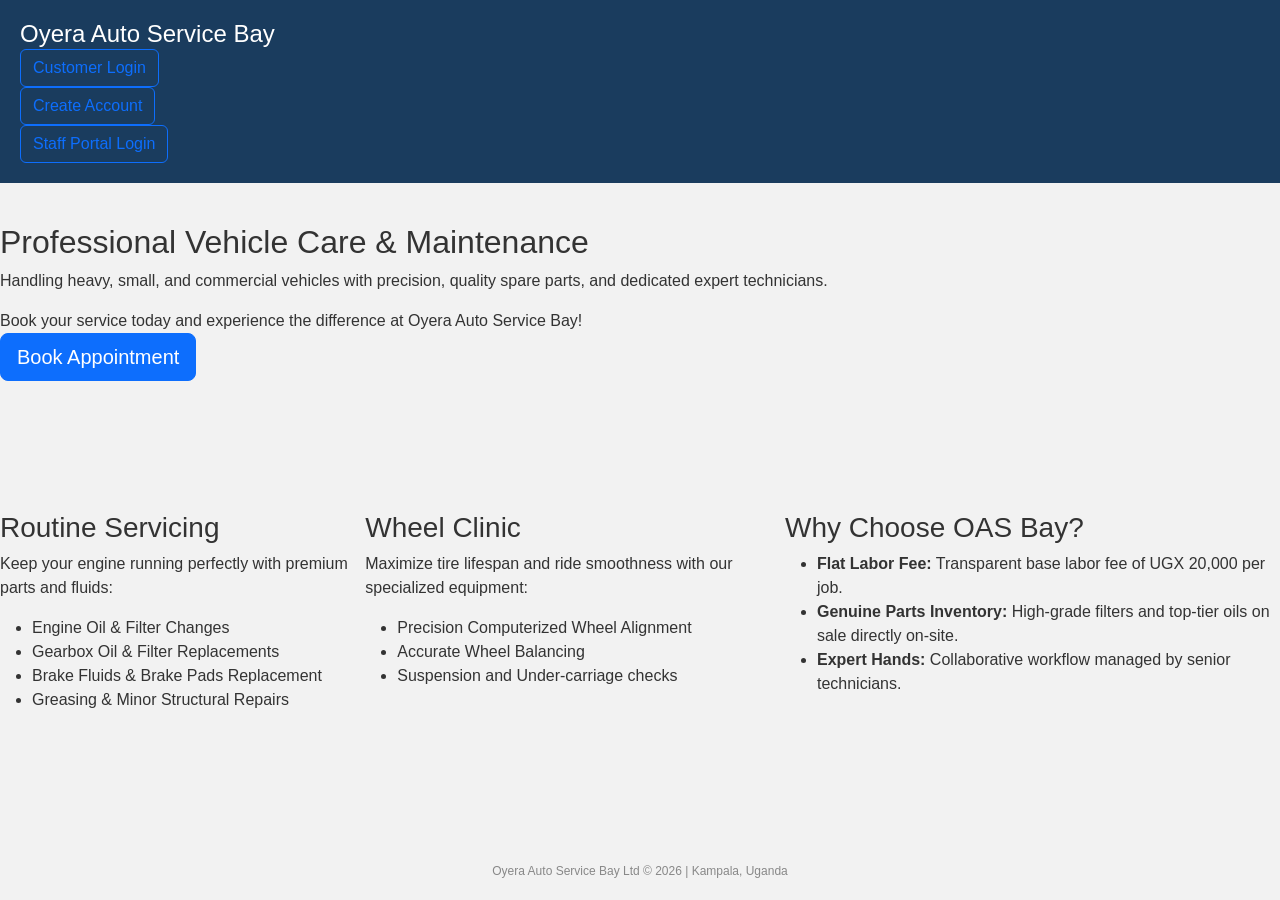
<file: index.html>
<!DOCTYPE html>
<html lang="en">

<head>
  <meta charset="UTF-8">
  <meta name="viewport" content="width=device-width, initial-scale=1.0">
  <title>Oyera Auto Service Bay - Home</title>
  <link href="https://cdn.jsdelivr.net/npm/bootstrap@5.3.8/dist/css/bootstrap.min.css" rel="stylesheet"
    integrity="sha384-sRIl4kxILFvY47J16cr9ZwB07vP4J8+LH7qKQnuqkuIAvNWLzeN8tE5YBujZqJLB" crossorigin="anonymous">
  <style>
    body {
      font-family: Arial, sans-serif;
      margin: 0;
      background-color: #f2f2f2;
      color: #333;
      display: flex;
      flex-direction: column;
      min-height: 100vh;
    }

    header {
      background-color: #1a3c5e;
      color: white;
      padding: 20px;
    }

    header h1 {
      margin: 0;
      font-size: 24px;
    }

    header p {
      margin: 5px 0 0;
      padding: 10px 0;
      font-size: 14px;
      color: #cfd8e0;
    }

    .container {
      max-width: 100%;
      margin: 0;
      padding: 0;
      display: flex;
      flex-direction: row;
      flex: 1;
    }

    .sidenavbar {
      margin: 0;
      padding: 12px;
      background-color: #1a3c5e;
      flex: 0 0 240px;
      box-sizing: border-box;
    }

    .sidenavbar ul {
      list-style: none;
      padding: 0;
      margin: 0;
    }

    .sidenavbar li {
      margin-bottom: 8px;
      padding: 0;
    }

    .sidenavbar a {
      color: #cfd8e0;
      text-decoration: none;
      font-weight: bold;
      display: block;
      padding: 10px;
      border-radius: 4px;
      font-size: 14px;
      transition: background-color 0.2s;
    }

    .sidenavbar a:hover {
      background-color: #e67e22;
      color: white;
    }

    .form-card {
      background-color: white;
      border: 1px solid #ddd;
      border-radius: 5px;
      padding: 25px;
      box-shadow: 0 2px 4px rgba(0, 0, 0, 0.05);
      width: 100%;
      max-width: 550px;
      box-sizing: border-box;
      margin: 40px auto;
    }

    .form-card h2 {
      margin-top: 0;
      color: #1a3c5e;
      border-bottom: 2px solid #e67e22;
      padding-bottom: 8px;
      font-size: 20px;
    }

    .form-group {
      margin-bottom: 18px;
    }

    label {
      display: block;
      margin-bottom: 6px;
      font-size: 14px;
      font-weight: bold;
      color: #1a3c5e;
    }

    input[type="text"],
    input[type="email"],
    input[type="tel"],
    input[type="password"],
    select {
      width: 100%;
      padding: 10px;
      border: 1px solid #ddd;
      border-radius: 4px;
      box-sizing: border-box;
      font-size: 14px;
    }

    input:focus,
    select:focus {
      border-color: #1a3c5e;
      outline: none;
    }

    .btn-submit {
      background-color: #1a3c5e;
      color: white;
      border: none;
      padding: 12px 20px;
      border-radius: 4px;
      font-size: 15px;
      cursor: pointer;
      font-weight: bold;
      width: 100%;
    }

    .btn-submit:hover {
      background-color: #11273d;
    }

    .nav-links {
      margin-top: 15px;
      text-align: center;
      font-size: 14px;
    }

    .nav-links a {
      color: #e67e22;
      text-decoration: none;
    }

    .nav-links a:hover {
      text-decoration: underline;
    }

    footer {
      text-align: center;
      padding: 20px;
      font-size: 12px;
      color: #888;
      width: 100%;
      box-sizing: border-box;
    }
  </style>
</head>

<body>

  <header>
    <nav>
      <h1>Oyera Auto Service Bay</h1>
      <a href="CustomerLoginpage.html" class="btn-portal"><button type="button" class="btn btn-outline-primary">Customer Login</button></a><br>
      <a href="customer_registration.html" class="btn-portal"><button type="button" class="btn btn-outline-primary">Create Account</button></a><br>
      <a href="Technician_stafflogin.html" class="btn-portal"><button type="button" class="btn btn-outline-primary" class="btn btn-primary"button>Staff Portal Login</button></a><br>
    </nav>
  </header>

  <main>
    <!-- page content -->
  </main>

  <footer>
    <!-- footer stuff -->
  </footer>
</body>
<div>

</div>
</header>
<div class="container">
  <!-- Content here -->
  <div class="hero">
    <h2>Professional Vehicle Care & Maintenance</h2>
    <p>Handling heavy, small, and commercial vehicles with precision, quality spare parts, and dedicated expert
      technicians.</p>
    Book your service today and experience the difference at Oyera Auto Service Bay!<br>
    <p>
      <button type="button" class="btn btn-primary btn-lg">Book Appointment</button>
    </p>
  </div>
</div>


<div class="container">
  <!-- Content here -->
  <div class="services-grid">
    <div class="service-box">
      <h3>Routine Servicing</h3>
      <p>Keep your engine running perfectly with premium parts and fluids:</p>
      <ul>
        <li>Engine Oil & Filter Changes</li>
        <li>Gearbox Oil & Filter Replacements</li>
        <li>Brake Fluids & Brake Pads Replacement</li>
        <li>Greasing & Minor Structural Repairs</li>
      </ul>
    </div>
  </div>

  <div class="service-box">
    <h3>Wheel Clinic</h3>
    <p>Maximize tire lifespan and ride smoothness with our specialized equipment:</p>
    <ul>
      <li>Precision Computerized Wheel Alignment</li>
      <li>Accurate Wheel Balancing</li>
      <li>Suspension and Under-carriage checks</li>
    </ul>
  </div>

  <div class="service-box">
    <h3>Why Choose OAS Bay?</h3>
    <ul>
      <li><strong>Flat Labor Fee:</strong> Transparent base labor fee of UGX 20,000 per job.</li>
      <li><strong>Genuine Parts Inventory:</strong> High-grade filters and top-tier oils on sale directly on-site.
      </li>
      <li><strong>Expert Hands:</strong> Collaborative workflow managed by senior technicians.</li>
    </ul>
  </div>

</div>
</div>

<footer>
  Oyera Auto Service Bay Ltd &copy; 2026 | Kampala, Uganda
</footer>

</body>

</html>
</file>
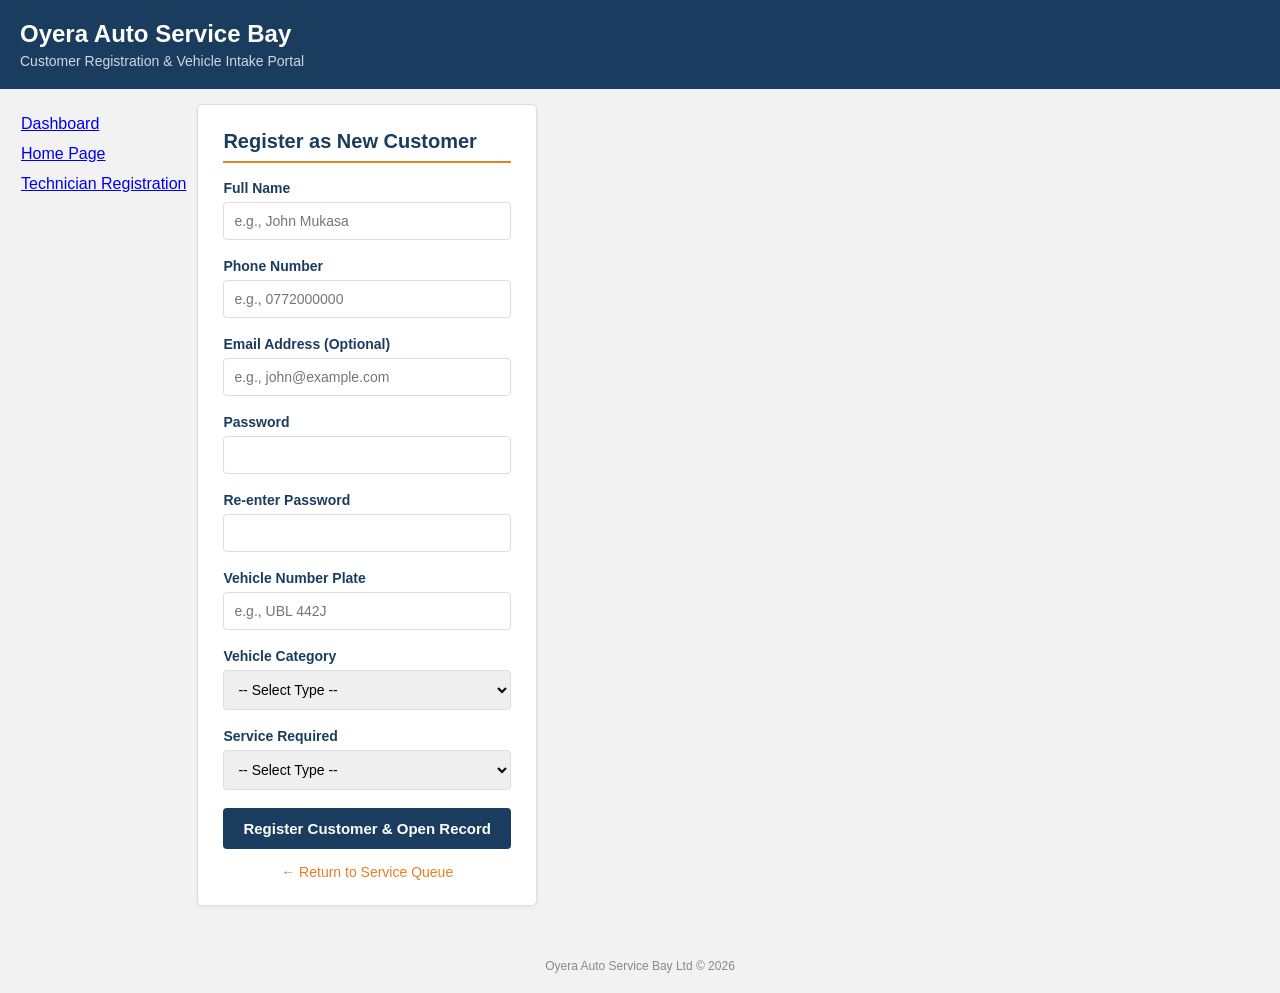
<file: customer_registration.html>
<!DOCTYPE html>
<html lang="en">

<head>
  <meta charset="UTF-8">
  <meta name="viewport" content="width=device-width, initial-scale=1.0">
  <title>OAS Bay - Customer Registration</title>
  <link rel="stylesheet" href="customer_registration.css">

</head>

<body>

  <header>
    <h1>Oyera Auto Service Bay</h1>
    <p>Customer Registration & Vehicle Intake Portal</p>
  </header>

  <div class="container">
    <div class="sidenavbar">
      <li>
        <a href="dashboard.html">Dashboard</a>
      </li>
      <li>
        <a href="home.html">Home Page</a>
      </li>
      <li>
        <a href="Technician_stafflogin.html">Technician Registration</a>
      </li>
    </div>
    <div class="form-card">
      <h2>Register as New Customer</h2>
      <form action="#" method="POST">
        <div class="form-group">
          <label for="fullName">Full Name</label>
          <input type="text" id="fullName" name="fullName" placeholder="e.g., John Mukasa" required>
        </div>

        <div class="form-group">
          <label for="phone">Phone Number</label>
          <input type="tel" id="phone" name="phone" placeholder="e.g., 0772000000" required>
        </div>

        <div class="form-group">
          <label for="email">Email Address (Optional)</label>
          <input type="email" id="email" name="email" placeholder="e.g., john@example.com">
        </div>

        <div class="form-group">
          <label for="Password">Password</label>
          <input type="password" id="Password" name="Password">
        </div>

        <div class="form-group">
          <label for="Password">Re-enter Password</label>
          <input type="password" id="ConfirmedPassword" name="Password">
        </div>

        <div class="form-group">
          <label for="plateNumber">Vehicle Number Plate</label>
          <input type="text" id="plateNumber" name="plateNumber" placeholder="e.g., UBL 442J" required>
        </div>

        <div class="form-group">
          <label for="vehicleType">Vehicle Category</label>
          <select id="vehicleType" name="vehicleType" required>
            <option value="">-- Select Type --</option>
            <option value="small">Small Car</option>
            <option value="commercial">Commercial Vehicle</option>
            <option value="heavy">Heavy Car / Truck</option>
          </select>
        </div>

        <div class="form-group">
          <label for="vehicleType">Service Required </label>
          <select id="servicerequired" name="servicetype" required>
            <option value="">-- Select Type --</option>
            <option value="small">Wheel alignment</option>
            <option value="commercial"> Balance</option>
            <option value="heavy">Gearbox oil Change</option>
            <option value="heavy">Oil filter Greasing</option>
            <option value="heavy">Brake fluid Drainage and Refill</option>
          </select>
        </div>

        <button type="submit" class="btn-submit">Register Customer & Open Record</button>
      </form>

      <div class="nav-links">
        <a href="dashboard.html">&larr; Return to Service Queue</a>
      </div>
    </div>
  </div>
  <br>
  <script src="https://cdn.jsdelivr.net/npm/bootstrap@5.3.8/dist/js/bootstrap.bundle.min.js"
    integrity="sha384-FKyoEForCGlyvwx9Hj09JcYn3nv7wiPVlz7YYwJrWVcXK/BmnVDxM+D2scQbITxI"
    crossorigin="anonymous"></script>


  <footer>
    Oyera Auto Service Bay Ltd &copy; 2026
  </footer>

</body>

</html>
</file>
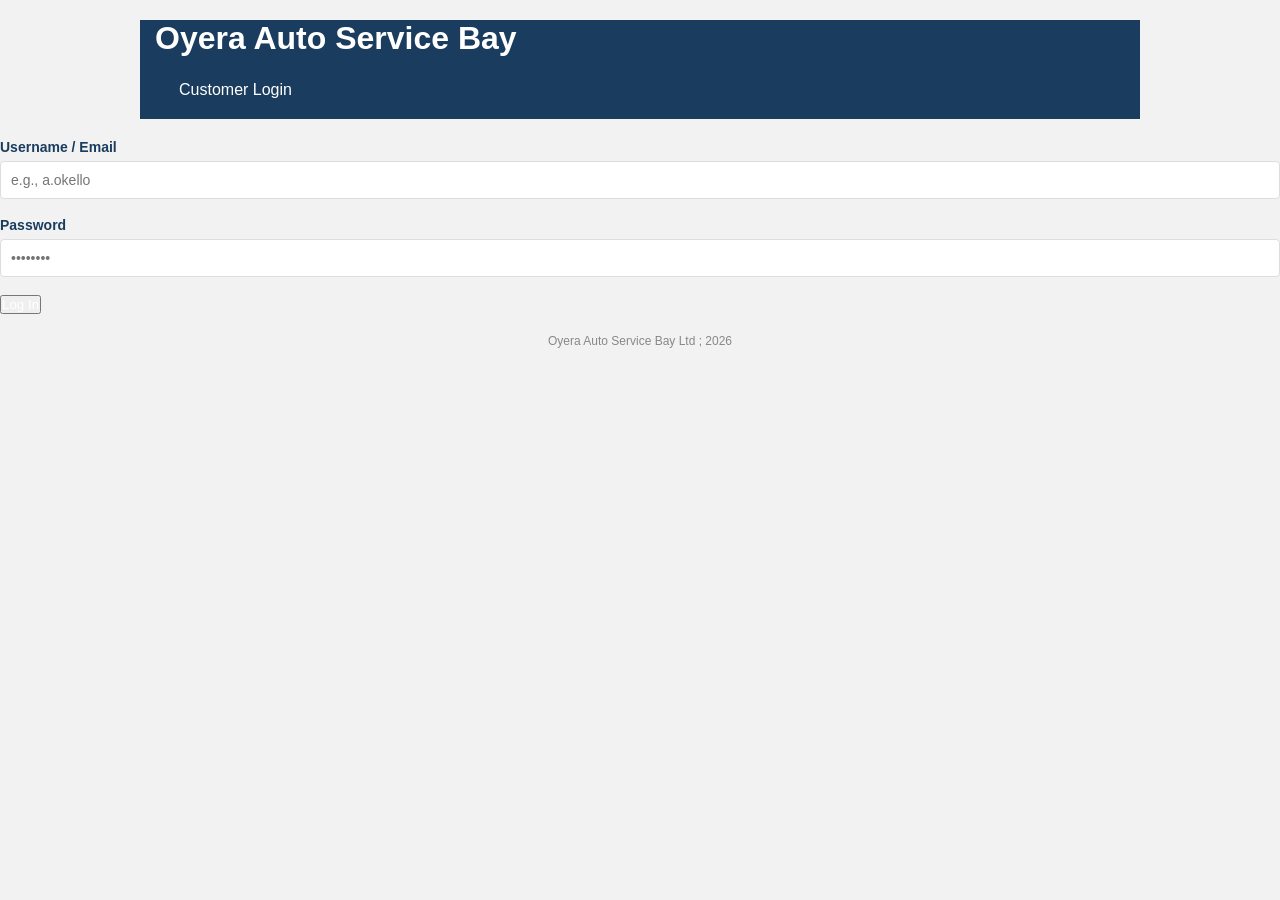
<file: CustomerLoginpage.html>
<!DOCTYPE html>
<html lang="en">
<head>
  <meta charset="UTF-8">
  <meta name="viewport" content="width=device-width, initial-scale=1.0">
  <title>OAS Bay - Customer Login</title>
  <link rel="stylesheet" href="style.css">
</head>
<body>
  <div id="customerlogin-container"
  <div class="login-container">
      <div class="login-header">
        <h1>Oyera Auto Service Bay</h1>
        <p>Customer Login</p>
      </div>
     </div>

      <form action="#" method="POST">
        <div class="form-group">
          <label for="username">Username /  Email</label>
          <input type="text" id="username" name="username" required placeholder="e.g., a.okello">
        </div>

        <div class="form-group">
          <label for="password">Password</label>
          <input type="password" id="password" name="password" required placeholder="••••••••">
        </div>

        <button type="submit" class="btn-login">Log In </button>
      </form>
    </div>
   </div>
    <footer>
      Oyera Auto Service Bay Ltd ; 2026
    </footer>
  </div>

</body>
</html>
</file>
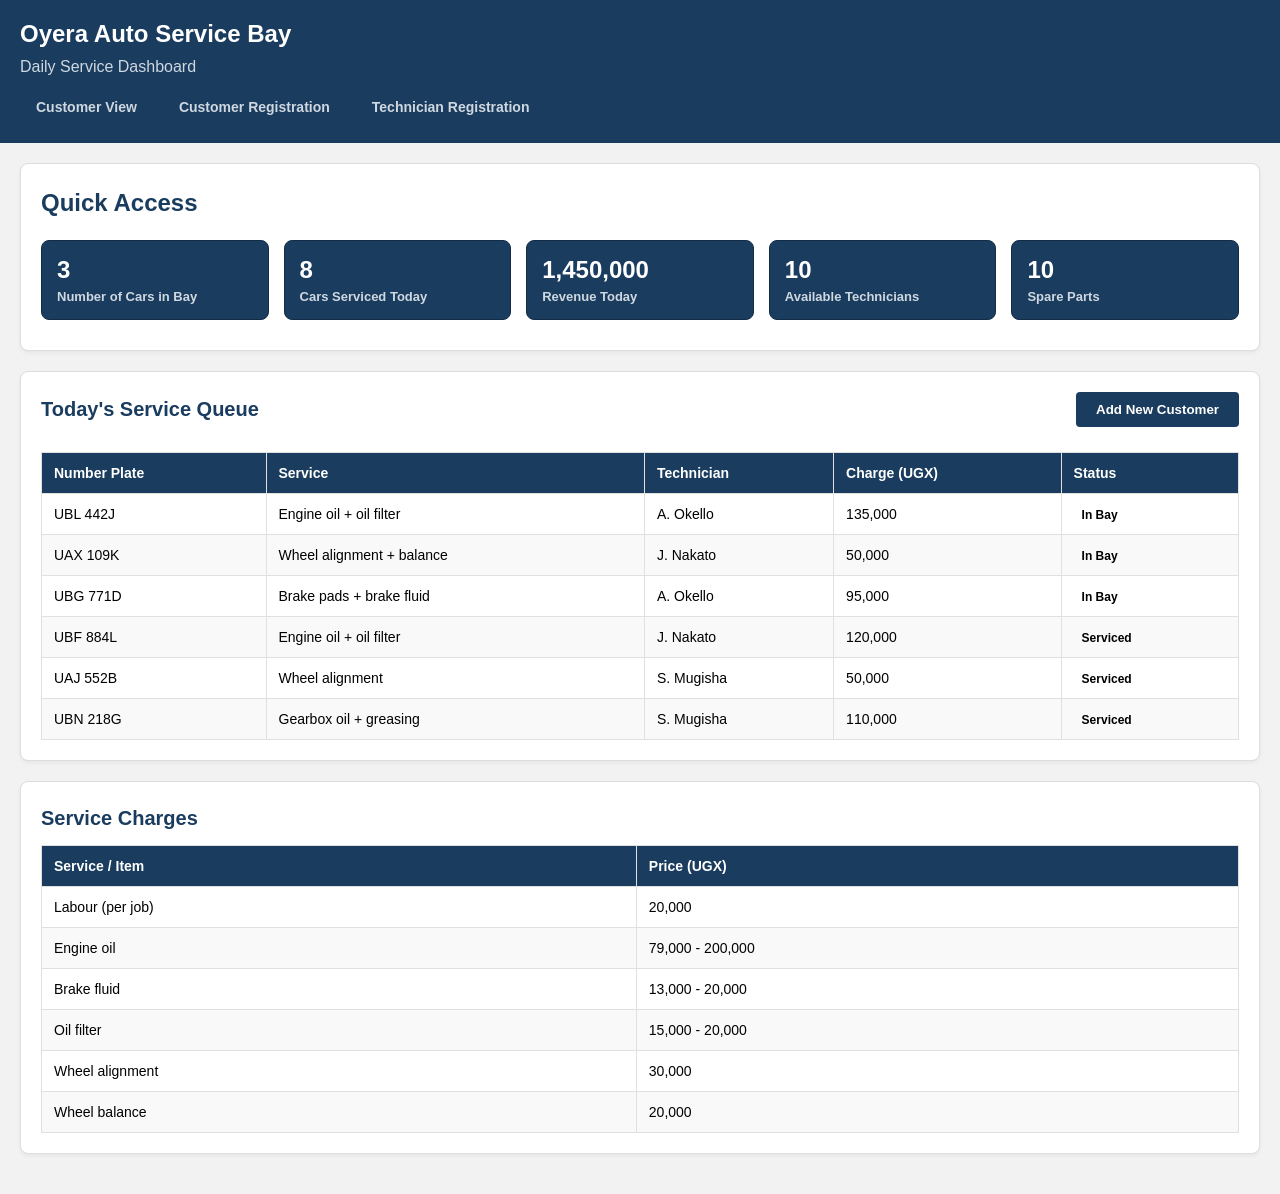
<file: dashboard.html>
<!doctype html>
<html lang="en">
  <head>
    <meta charset="UTF-8" />
    <meta name="viewport" content="width=device-width, initial-scale=1.0" />
    <title>Oyera Auto Service Bay - Dashboard</title>
  </head>
  <style>
    *,
    body {
      margin: 0;
      padding: 0;
      box-sizing: border-box;
    }

    body {
      font-family: Arial, sans-serif;
    }

    header {
      background-color: #1a3c5e;
      color: white;
      padding: 20px;
    }

    header h1 {
      margin: 0;
      font-size: 24px;
    }

    header p {
      margin: 5px 0 0;
      padding: 5px 0 15px 0;
      font-size: 16px;
      color: #cfd8e0;
    }

    nav ul {
      display: flex;
      flex-direction: row;
      gap: 10px;
      list-style: none;
      padding: 0;
      margin: 0;
      box-sizing: border-box;
    }

    nav li {
      margin: 0;
      padding: 0;
    }

    nav a {
      color: #cfd8e0;
      text-decoration: none;
      font-weight: bold;
      display: block;
      padding: 8px 16px;
      border-radius: 4px;
      font-size: 14px;
      transition:
        background-color 0.2s,
        color 0.2s;
    }

    nav a:hover {
      background-color: #e67e22;
      color: white;
    }

    .container {
      width: 100%;
      min-height: 100vh;
      background-color: #f2f2f2;
      display: flex;
      flex-direction: column;
      padding: 20px;
    }

    .card-container,
    .table-section,
    .price-table {
      background-color: white;
      margin-bottom: 20px;
      padding: 20px;
      border-radius: 8px;
      border: 1px solid #ddd;
      display: flex;
      flex-direction: column;
      box-shadow: 0 2px 4px rgba(0, 0, 0, 0.05);
    }

    #quick-access-section {
      color: #1a3c5e;
      display: flex;
      flex-direction: row;
      justify-content: space-between;
      height: fit-content;
      width: fit-content;
      align-items: center;
    }

    #quick-access-section h2 {
      margin: 0;
      padding: 5px 0;
    }

    #cards-section {
      display: flex;
      flex-direction: row;
      gap: 15px;
      justify-content: space-between;
      margin-bottom: 10px;
      flex-wrap: wrap;
    }

    .card {
      background-color: #1a3c5e;
      color: white;
      padding: 15px;
      border: 1px solid #142d47;
      border-radius: 8px;
      flex: 1;
      min-width: 180px;
    }

    .card h2 {
      font-size: 24px;
      margin-bottom: 5px;
    }

    .card-title {
      font-size: 13px;
      color: #cfd8e0;
      font-weight: bold;
    }

    table {
      width: 100%;
      border-collapse: collapse;
      margin-top: 10px;
    }

    th {
      background-color: #1a3c5e;
      color: white;
      font-weight: bold;
    }

    td,
    th {
      border: 1px solid #e0e0e0;
      text-align: left;
      padding: 12px;
      font-size: 14px;
    }

    tr:nth-child(even) {
      background-color: #f9f9f9;
    }

    tr:hover {
      background-color: #f1f1f1;
    }

    .status {
      padding: 4px 8px;
      border-radius: 4px;
      font-size: 12px;
      font-weight: bold;
    }

    #table-btn {
      display: flex;
      justify-content: space-between;
      height: fit-content;
      margin-bottom: 15px;
      align-items: center;
    }

    #table-btn button {
      padding: 10px 20px;
      margin: 0;
      background-color: #1a3c5e;
      color: white;
      border: none;
      border-radius: 4px;
      font-weight: bold;
      cursor: pointer;
      transition: background-color 0.2s;
    }

    #table-btn button:hover {
      background-color: #e67e22;
    }

    section h2 {
      color: #1a3c5e;
      margin: 0;
      padding: 5px 0;
      font-size: 20px;
    }
  </style>

  <body>
    <header>
      <h1>Oyera Auto Service Bay</h1>
      <p>Daily Service Dashboard</p>
      <nav>
        <ul>
          <li><a href="dashboard.html">Customer View </a></li>
          <li>
            <a href="customer_registration.html">Customer Registration</a>
          </li>
          <li>
            <a href="Technician_stafflogin.html">Technician Registration</a>
          </li>
        </ul>
      </nav>
    </header>

    <div class="container">
      <main class="form-card">
        <div class="card-container">
          <div id="quick-access-section">
            <h2>Quick Access</h2>
          </div>
          <br />
          <div id="cards-section">
            <div class="card">
              <h2>3</h2>
              <p class="card-title">Number of Cars in Bay</p>
            </div>
            <div class="card">
              <h2>8</h2>
              <p class="card-title">Cars Serviced Today</p>
            </div>
            <div class="card">
              <h2>1,450,000</h2>
              <p class="card-title">Revenue Today</p>
            </div>
            <div class="card">
              <h2>10</h2>
              <p class="card-title">Available Technicians</p>
            </div>
            <div class="card">
              <h2>10</h2>
              <p class="card-title">Spare Parts</p>
            </div>
          </div>
        </div>

        <section class="table-section">
          <div id="table-btn">
            <h2>Today's Service Queue</h2>
            <button type="button">Add New Customer</button>
          </div>
          <table>
            <thead>
              <tr>
                <th>Number Plate</th>
                <th>Service</th>
                <th>Technician</th>
                <th>Charge (UGX)</th>
                <th>Status</th>
              </tr>
            </thead>
            <tbody>
              <tr>
                <td>UBL 442J</td>
                <td>Engine oil + oil filter</td>
                <td>A. Okello</td>
                <td>135,000</td>
                <td><span class="status in-bay">In Bay</span></td>
              </tr>
              <tr>
                <td>UAX 109K</td>
                <td>Wheel alignment + balance</td>
                <td>J. Nakato</td>
                <td>50,000</td>
                <td><span class="status in-bay">In Bay</span></td>
              </tr>
              <tr>
                <td>UBG 771D</td>
                <td>Brake pads + brake fluid</td>
                <td>A. Okello</td>
                <td>95,000</td>
                <td><span class="status in-bay">In Bay</span></td>
              </tr>
              <tr>
                <td>UBF 884L</td>
                <td>Engine oil + oil filter</td>
                <td>J. Nakato</td>
                <td>120,000</td>
                <td><span class="status done">Serviced</span></td>
              </tr>
              <tr>
                <td>UAJ 552B</td>
                <td>Wheel alignment</td>
                <td>S. Mugisha</td>
                <td>50,000</td>
                <td><span class="status done">Serviced</span></td>
              </tr>
              <tr>
                <td>UBN 218G</td>
                <td>Gearbox oil + greasing</td>
                <td>S. Mugisha</td>
                <td>110,000</td>
                <td><span class="status done">Serviced</span></td>
              </tr>
            </tbody>
          </table>
        </section>

        <section class="price-table">
          <h2>Service Charges</h2>
          <table>
            <thead>
              <tr>
                <th>Service / Item</th>
                <th>Price (UGX)</th>
              </tr>
            </thead>
            <tbody>
              <tr>
                <td>Labour (per job)</td>
                <td>20,000</td>
              </tr>
              <tr>
                <td>Engine oil</td>
                <td>79,000 - 200,000</td>
              </tr>
              <tr>
                <td>Brake fluid</td>
                <td>13,000 - 20,000</td>
              </tr>
              <tr>
                <td>Oil filter</td>
                <td>15,000 - 20,000</td>
              </tr>
              <tr>
                <td>Wheel alignment</td>
                <td>30,000</td>
              </tr>
              <tr>
                <td>Wheel balance</td>
                <td>20,000</td>
              </tr>
            </tbody>
          </table>
        </section>
      </main>
    </div>
  </body>
</html>
</file>
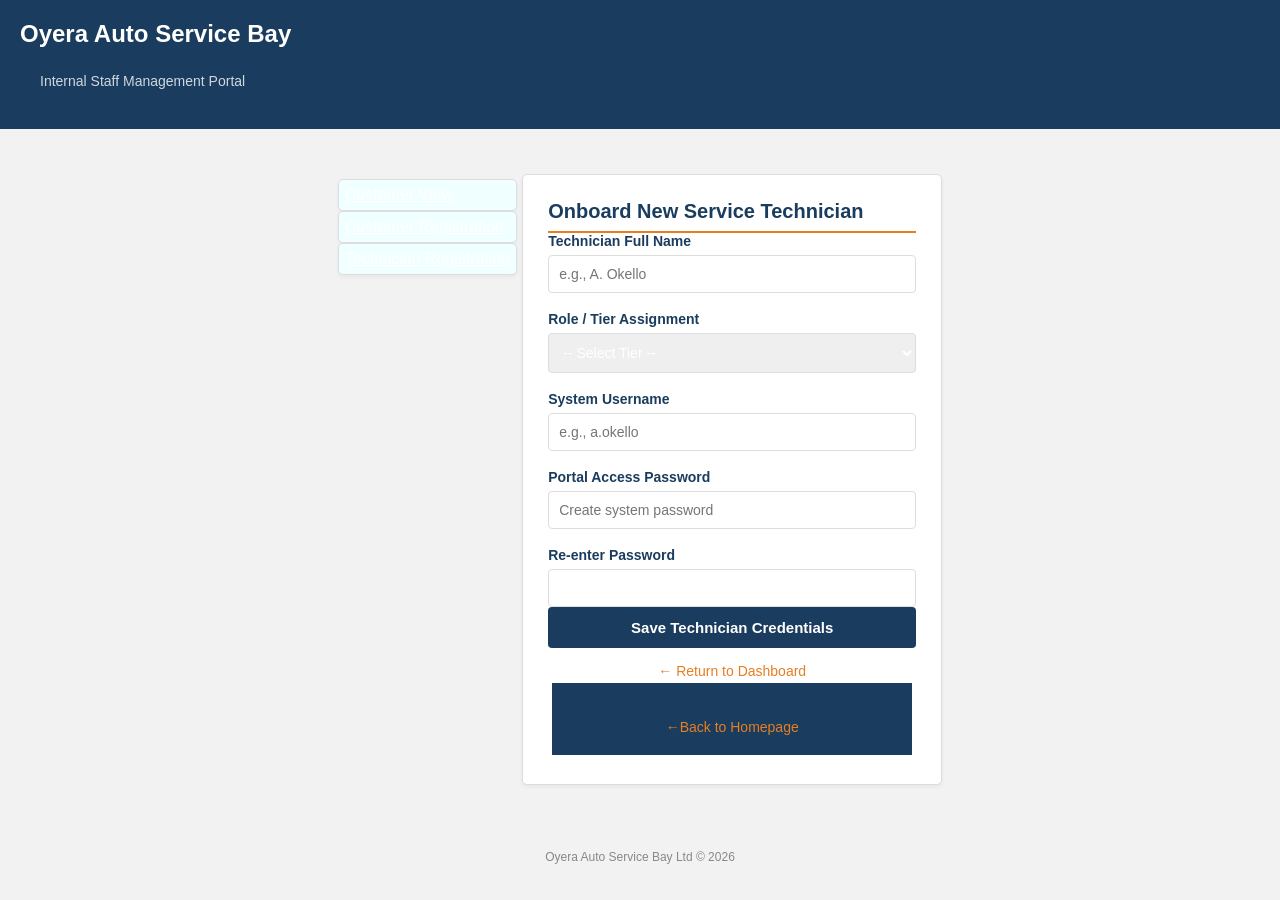
<file: Technician_stafflogin.html>
<!doctype html>
<html lang="en">
  <head>
    <meta charset="UTF-8" />
    <meta name="viewport" content="width=device-width, initial-scale=1.0" />
    <title>Oyera Auto Service Bay - Staff Portal></Portal></title>
    <link rel="stylesheet" href="style.css" />
    <link rel="stylesheet" href="customer_registration.css" />
  </head>
  <body>
    <header>
      <h1>Oyera Auto Service Bay</h1>
      <p>Internal Staff Management Portal</p>
    </header>

    <div class="container">
      <nav class="sidenavbar">
        <ul>
          <li><a href="dashboard.html">Customer View </a></li>
          <li>
            <a href="customer_registration.html">Customer Registration</a>
          </li>
          <li>
            <a href="Technician_stafflogin.html">Technician Registration</a>
          </li>
        </ul>
      </nav>
      <main class="form-card">
        
        <h2>Onboard New Service Technician</h2>

        <form action="#" method="POST">
          <div class="form-group">
            <label for="techName">Technician Full Name</label>
            <input
              type="text"
              id="techName"
              name="techName"
              placeholder="e.g., A. Okello"
              required
            />
          </div>

          <div class="form-group">
            <label for="techTier">Role / Tier Assignment</label>
            <select id="techTier" name="techTier" required>
              <option value="">-- Select Tier --</option>
              <option value="senior">
                Senior Technician (Inspection & Diagnosis Authority)
              </option>
              <option value="junior">Standard Service Technician</option>
            </select>
          </div>

          <div class="form-group">
            <label for="username">System Username</label>
            <input
              type="text"
              id="username"
              name="username"
              placeholder="e.g., a.okello"
              required
            />
          </div>

          <div class="form-group">
            <label for="password">Portal Access Password</label>
            <input
              type="password"
              id="password"
              name="password"
              placeholder="Create system password"
              required
            />
          </div>

          <div class="mb-3">
            <label for="exampleRe-enterPassword1" class="form-label"
              >Re-enter Password</label
            >
            <input
              type="password"
              class="form-control"
              id="exampleRe-enterPassword1"
            />
          </div>

          <button type="submit" class="btn-submit">
            Save Technician Credentials
          </button>
        </form>

        <div class="nav-links">
          <a href="dashboard.html">&larr; Return to Dashboard</a>
          <p>
            <br />
            <a href="home.html">&larr;Back to Homepage</a>
          </p>
        </div>
      </main>
    </div>

    <footer>Oyera Auto Service Bay Ltd &copy; 2026</footer>
  </body>
</html>
</file>
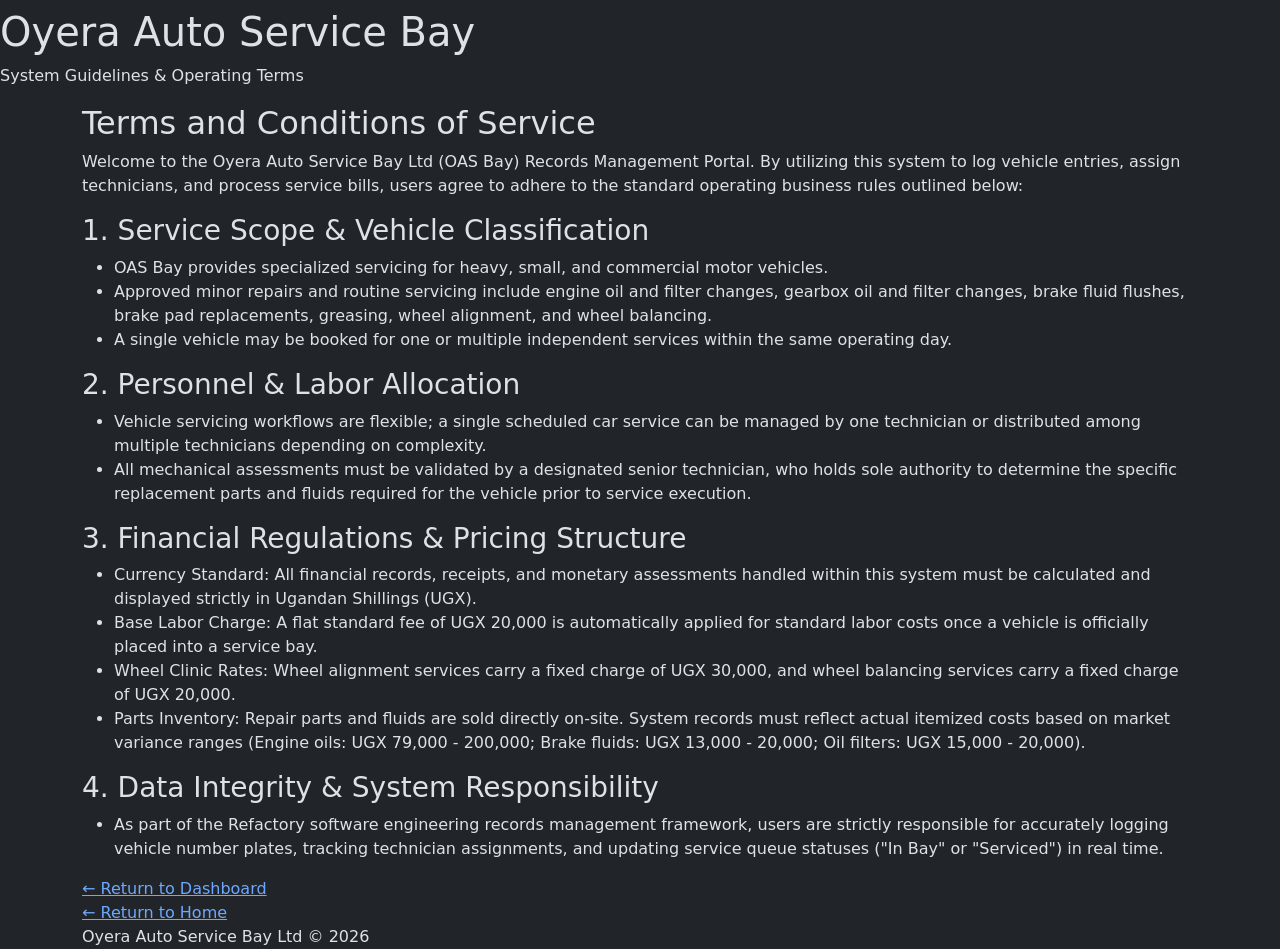
<file: Terms_Conditions.html>
<!doctype html>
<html lang="en" data-bs-theme="dark">
  <head>
    <meta charset="utf-8">
    <meta name="viewport" content="width=device-width, initial-scale=1">
    <title>Oyera Auto Service Bay- Terms & Conditions </title>
    <link href="https://cdn.jsdelivr.net/npm/bootstrap@5.3.8/dist/css/bootstrap.min.css" rel="stylesheet" integrity="sha384-sRIl4kxILFvY47J16cr9ZwB07vP4J8+LH7qKQnuqkuIAvNWLzeN8tE5YBujZqJLB" crossorigin="anonymous">
  </head>
  <body>
    <h1></h1>
    <script src="https://cdn.jsdelivr.net/npm/bootstrap@5.3.8/dist/js/bootstrap.bundle.min.js" integrity="sha384-FKyoEForCGlyvwx9Hj09JcYn3nv7wiPVlz7YYwJrWVcXK/BmnVDxM+D2scQbITxI" crossorigin="anonymous"></script>
  </body>
</html>
<!DOCTYPE html>
<html lang="en">
<head>
  <meta charset="UTF-8">
  <meta name="viewport" content="width=device-width, initial-scale=1.0">
 
 <!-- <link rel="stylesheet" href="style.css"> -->
</head>
<body>

  <header>
    <h1>Oyera Auto Service Bay</h1>
    <p>System Guidelines & Operating Terms</p>
  </header>

  <div class="container">
    <div class="terms-card">
      <h2>Terms and Conditions of Service</h2>
      <p>Welcome to the Oyera Auto Service Bay Ltd (OAS Bay) Records Management Portal. By utilizing this system to log vehicle entries, assign technicians, and process service bills, users agree to adhere to the standard operating business rules outlined below:</p>

      <h3>1. Service Scope & Vehicle Classification</h3>
      <ul>
        <li>OAS Bay provides specialized servicing for heavy, small, and commercial motor vehicles.</li>
        <li>Approved minor repairs and routine servicing include engine oil and filter changes, gearbox oil and filter changes, brake fluid flushes, brake pad replacements, greasing, wheel alignment, and wheel balancing.</li>
        <li>A single vehicle may be booked for one or multiple independent services within the same operating day.</li>
      </ul>

      <h3>2. Personnel & Labor Allocation</h3>
      <ul>
        <li>Vehicle servicing workflows are flexible; a single scheduled car service can be managed by one technician or distributed among multiple technicians depending on complexity.</li>
        <li>All mechanical assessments must be validated by a designated senior technician, who holds sole authority to determine the specific replacement parts and fluids required for the vehicle prior to service execution.</li>
      </ul>

      <h3>3. Financial Regulations & Pricing Structure</h3>
      <ul>
        <li><span class="highlight">Currency Standard:</span> All financial records, receipts, and monetary assessments handled within this system must be calculated and displayed strictly in Ugandan Shillings (UGX).</li>
        <li><span class="highlight">Base Labor Charge:</span> A flat standard fee of <span class="highlight">UGX 20,000</span> is automatically applied for standard labor costs once a vehicle is officially placed into a service bay.</li>
        <li><span class="highlight">Wheel Clinic Rates:</span> Wheel alignment services carry a fixed charge of <span class="highlight">UGX 30,000</span>, and wheel balancing services carry a fixed charge of <span class="highlight">UGX 20,000</span>.</li>
        <li><span class="highlight">Parts Inventory:</span> Repair parts and fluids are sold directly on-site. System records must reflect actual itemized costs based on market variance ranges (Engine oils: UGX 79,000 - 200,000; Brake fluids: UGX 13,000 - 20,000; Oil filters: UGX 15,000 - 20,000).</li>
      </ul>

      <h3>4. Data Integrity & System Responsibility</h3>
      <ul>
        <li>As part of the Refactory software engineering records management framework, users are strictly responsible for accurately logging vehicle number plates, tracking technician assignments, and updating service queue statuses ("In Bay" or "Serviced") in real time.</li>
      </ul>

      <a href="dashboard.html" class="back-link">&larr; Return to Dashboard </a><br>
      <a href="home.html" class="back-link">&larr; Return to Home </a>
  </div>

  <footer>
    Oyera Auto Service Bay Ltd &copy; 2026
  </footer>

</body>
</html>
</file>
<file: customer_registration.css>
body {
    font-family: Arial, sans-serif;
    margin: 0;
    background-color: #f2f2f2;
    color: #333;
}

header {
    background-color: #1a3c5e;
    color: white;
    padding: 20px;

}

header h1 {
    margin: 0;
    font-size: 24px;
}

header p {
    margin: 5px 0 0;
    font-size: 14px;
    color: #cfd8e0;
}

.container {
    max-width: fit-content;
    margin: 20 px;
    padding: 15px;
    display: flex;
    flex-direction: row;
    
    

}

.sidenavbar {
    margin-top: 5px;
    margin-left: 0px;
    margin-bottom: 5px;
    margin-right: 5px;
}

.sidenavbar li {
    list-style: none;
    padding: 6px;
    margin: 0;

}

.form-card {
    background-color: white;
    border: 1px solid #ddd;
    border-radius: 5px;
    padding: 25px;
    box-shadow: 0 2px 4px rgba(0, 0, 0, 0.05);
}

.form-card h2 {
    margin-top: 0;
    color: #1a3c5e;
    border-bottom: 2px solid #e67e22;
    padding-bottom: 8px;
    font-size: 20px;
}

.form-group {
    margin-bottom: 18px;
}

label {
    display: block;
    margin-bottom: 6px;
    font-size: 14px;
    font-weight: bold;
    color: #1a3c5e;
}

input[type="text"],
input[type="email"],
input[type="tel"],
input[type="password"],
select {
    width: 100%;
    padding: 10px;
    border: 1px solid #ddd;
    border-radius: 4px;
    box-sizing: border-box;
    font-size: 14px;
}

input:focus,
select:focus {
    border-color: #1a3c5e;
    outline: none;
}

.btn-submit {
    background-color: #1a3c5e;
    color: white;
    border: none;
    padding: 12px 20px;
    border-radius: 4px;
    font-size: 15px;
    cursor: pointer;
    font-weight: bold;
    width: 100%;
}

.btn-submit:hover {
    background-color: #11273d;
}

.nav-links {
    margin-top: 15px;
    text-align: center;
    font-size: 14px;
}

.nav-links a {
    color: #e67e22;
    text-decoration: none;
}

.nav-links a:hover {
    text-decoration: underline;
}

footer {
    text-align: center;
    padding: 20px;
    font-size: 12px;
    color: #888;
}
</file>
<file: style.css>
:root {
     --bg-dark-navy: #003352;
     /* Taken from image_292be2.png header */
     --bg-body-gray: #f4f6f8;
     /* Clean neutral background */
     --card-surface: #ffffff;
     /* Pure white crisp cards */
     --accent-green: #008f5d;
     /* Professional subtle border/accent */
     --text-primary: #002238;
     /* Deep high-contrast text */
     --text-secondary: #5a6b7c;
     /* Clean muted text */
     --badge-in-bay: #008f5d;
     /* Green status badge */
     --badge-serviced: #718096;
     /* Sleek gray status badge */
 }

 body {
     background-color: var(--bg-body-gray);
     color: var(--text-primary);
     font-family: -apple-system, BlinkMacSystemFont, "Segoe UI", Roboto, sans-serif;
 }

 #dashboardstyle-container body {
     font-family: Arial, sans-serif;
     margin: 0;
     background-color: #f2f2f2;
     color: #333;
 }


 header {
     background-color: #1a3c5e;
     color: white;
     padding: 20px;
 }


 header h1 {
     margin: 0;
     font-size: 24px;
 }


 header p {
     margin: 5px 0 0;
     font-size: 14px;
     color: #cfd8e0;
 }


 .container {
     max-width: 1000px;
     margin: 20px auto;
     padding: 0 15px;
 }


 /* summary cards */
 .cards {
     display: flex;
     gap: 15px;
     flex-wrap: wrap;
     margin-bottom: 25px;
 }


 .card {
     background-color: white;
     border: 1px solid #ddd;
     border-radius: 5px;
     padding: 15px;
     flex: 1;
     min-width: 180px;
     text-align: center;
 }


 .card h2 {
     margin: 0;
     font-size: 28px;
     color: #1a3c5e;
 }


 .card p {
     margin: 5px 0 0;
     font-size: 13px;
     color: #666;
 }


 /* sections */
 section {
     background-color: white;
     border: 1px solid #ddd;
     border-radius: 5px;
     padding: 15px;
     margin-bottom: 25px;
 }


 section h3 {
     margin-top: 0;
     border-bottom: 2px solid #1a3c5e;
     padding-bottom: 8px;
 }


 table {
     width: 100%;
     border-collapse: collapse;
     font-family: arial, sans-serif;
     border-collapse: collapse;
     width: 100%;
 }

 td,
 th {
     border: 1px solid #dddddd;
     text-align: left;
     padding: 8px;
 }

 tr:nth-child(even) {
     background-color: #dddddd;
 }

 </style>th,
 td {
     padding: 10px;
     text-align: left;
     border-bottom: 1px solid #eee;
     font-size: 14px;
 }


 th {
     background-color: #1a3c5e;
     color: white;
 }


 tr:hover {
     background-color: #f9f9f9;
 }


 .status {
     padding: 3px 10px;
     border-radius: 10px;
     font-size: 12px;
     color: white;
 }


 .in-bay {
     background-color: #e67e22;
 }


 .done {
     background-color: #27ae60;
 }


 footer {
     text-align: center;
     padding: 15px;
     font-size: 12px;
     color: #888;
 }


 @media (max-width: 600px) {
     .cards {
         flex-direction: column;
     }
 }


 #tech-container {
     background-color: #1a3c5e;
     height: 300px;
     text-align: center;
     padding: 15px;
     font-size: 12px;
     color: black;
 }

 #Customerlogin-container header {
     background-color: #1a3c5e;
     color: white;
     padding: 20px;
 }

 header h1 {
     margin: 0;
     font-size: 24px;
 }

 .login-container {
     max-width: 1000px;
     margin: 20px auto;
     padding: 0 15px;
     background-color: #1a3c5e;
    
 }

 .login-container:hover {
     width: 300px;

 }

     {
     /* margin: 20px; */
     background-color: #1a3c5e;
     margin-left: 20px;
     margin-right: 20px;
     margin bottom: 20px;
     /*margin: top right bottom left;*/
     margin: 20px 50px 150px 25px
         /*padding: 15px; */
         /*padding:20px;*/
         /*padding:left 10px;
     padding: right 20px;
     padding: bottom 15px;
     padding: top 30px;*/
         padding: 30px 20px 15px 10px;
 }

 body {

     background-color: #1a3c5e;
 }

 p {
     background-color: #1a3c5e;
     padding: 20px;
     margin: 4px;
     font: 1em sans-serif;
 }


 * {
     margin: 0;
     padding: 0;
     box-sizing: border-box;
     color: white;

 }

 #techreg-container body {
     font-family: Arial, sans-serif;
     font: size 10px;
     font-weight: bold margin: 0;
     background-color: #f2f2f2;
     color: #333;
 }

 header {
     background-color: #1a3c5e;
     color: white;
     padding: 20px;
 }

 header h1 {
     margin: 0;
     font-size: 24px;
 }

 header p {
     margin: 5px 0 0;
     font-size: 14px;
     color: #cfd8e0;
 }

 .container {
     max-width: 600px;
     margin: 30px auto;
     padding: 0 15px;
 }

 .form-card {
     background-color: #1a3c5e;
 }

 border: 1px solid #ddd;
 border-radius: 5px;
 padding: 25px;
 box-shadow: 0 2px 4px rgba(0, 0, 0, 0.05);
}
 .form-card h2 {
     margin-top: 0;
     color: #1a3c5e;
     border-bottom: 2px solid #e67e22;
     padding-bottom: 8px;
     font-size: 20px;
 }

 .form-group {
     margin-bottom: 18px;
 }

 label {
     display: block;
     margin-bottom: 6px;
     font-size: 14px;
     font-weight: bold;
     color: #1a3c5e;
 }

 input[type="text"],
 input[type="email"],
 input[type="tel"],
 select {
     width: 100%;
     padding: 10px;
     border: 1px solid #ddd;
     border-radius: 4px;
     box-sizing: border-box;
     font-size: 14px;
 }

 input:focus,
 select:focus {
     border-color: #1a3c5e;
     outline: none;
 }

 .btn-submit {
     background-color: #1a3c5e;
     color: white;
     border: none;
     padding: 12px 20px;
     border-radius: 4px;
     font-size: 15px;
     cursor: pointer;
     font-weight: bold;
     width: 100%;
 }

 .btn-submit:hover {
     background-color: #11273d;
 }

 .nav-links {
     margin-top: 15px;
     text-align: center;
     font-size: 14px;
 }

 .nav-links a {
     color: #e67e22;
     text-decoration: none;
 }

 .nav-links a:hover {
     text-decoration: underline;
 }

 footer {
     text-align: center;
     padding: 20px;
     font-size: 12px;
     color: #888;
 }

 body {
     font-family: Arial, sans-serif;
     margin: 0;
     background-color: #f2f2f2;
     color: #333;
 }

 header {
     background-color: #1a3c5e;
     color: white;
     padding: 20px;
 }

 header h1 {
     margin: 0;
     font-size: 24px;
 }

 header p {
     margin: 5px 0 0;
     font-size: 14px;
     color: #cfd8e0;
 }

 .container {
     max-width: 600px;
     margin: 30px auto;
     padding: 0 15px;
 }

 .form-card {
     background-color: white;
     border: 1px solid #ddd;
     border-radius: 5px;
     padding: 25px;
     box-shadow: 0 2px 4px rgba(0, 0, 0, 0.05);
 }

 .form-card h2 {
     margin-top: 25;
     color: #1a3c5e;
     border-bottom: 2px solid #27ae60;
     /* Using the dashboard green accent for staff elements */
     padding-bottom: 8px;
     font-size: 20px;
 }

 .form-group {
     margin-bottom: 18px;
 }

 label {
     display: block;
     margin-bottom: 6px;
     font-size: 14px;
     font-weight: bold;
     color: #1a3c5e;
 }

 input[type="text"],
 input[type="password"],
 select {
     width: 100%;
     padding: 10px;
     border: 1px solid #ddd;
     border-radius: 4px;
     box-sizing: border-box;
     font-size: 14px;
 }

 input:focus,
 select:focus {
     border-color: #27ae60;
     outline: none;
 }

 .btn-submit {
     background-color: #1a3c5e;
     color: white;
     border: none;
     padding: 12px 20px;
     border-radius: 4px;
     font-size: 15px;
     cursor: pointer;
     font-weight: bold;
     width: 100%;
 }

 .btn-submit:hover {
     background-color: #11273d;
 }

 .nav-links {
     margin-top: 15px;
     text-align: center;
     font-size: 14px;
 }

 .nav-links a {
     color: #27ae60;
     text-decoration: none;
 }

 .nav-links a:hover {
     text-decoration: underline;
 }

 footer {
     text-align: center;
     padding: 20px;
     font-size: 12px;
     color: #888;
 }

 .form-group .sidenavbar {
     background-color: #1a3c5e;
     margin-top: 5px;
     margin-left: 0px;
     margin-bottom: 5px;
     margin-right: 5px;
     padding: 20px;
     border: 1px solid #ddd;
     border-radius: 5px;
 }

 .sidenavbar li {
     background-color: azure;
     list-style: none;
     padding: 25px;
     margin: 0;
     border: 1px solid #ddd;
     border-radius: 5px;
     box-shadow: 0 2px 4px rgba(0, 0, 0, 0.05);
 }

 .sidenavbars {
     background-color: #1a3c5e;
     margin-right: 0px;
     padding: 20px;
     border: 1px solid #ddd;
     border-radius: 5px;
     font-family: Arial, sans-serif;
     color: #ff5733;
     max-width: min-content;

 }

 .sidenavbars li {
     background-color: greenyellow;
     list-style: none;
     padding: 20px;
     margin: 20px;
     border: 1px solid #ddd;
     border-radius: 5px;
     box-shadow: 0 2px 4px rgba(0, 0, 0, 0.05);
     font-family: 'Franklin Gothic Medium', 'Arial Narrow', Arial, sans-serif;
     max-width: auto;
     height: fit-content;
 }

 #techreg-container {

    margin-top: 0%;
    padding: 20;
    box-sizing: border-box;
    color: white;
    height: fit-content;
    


}
</file>
